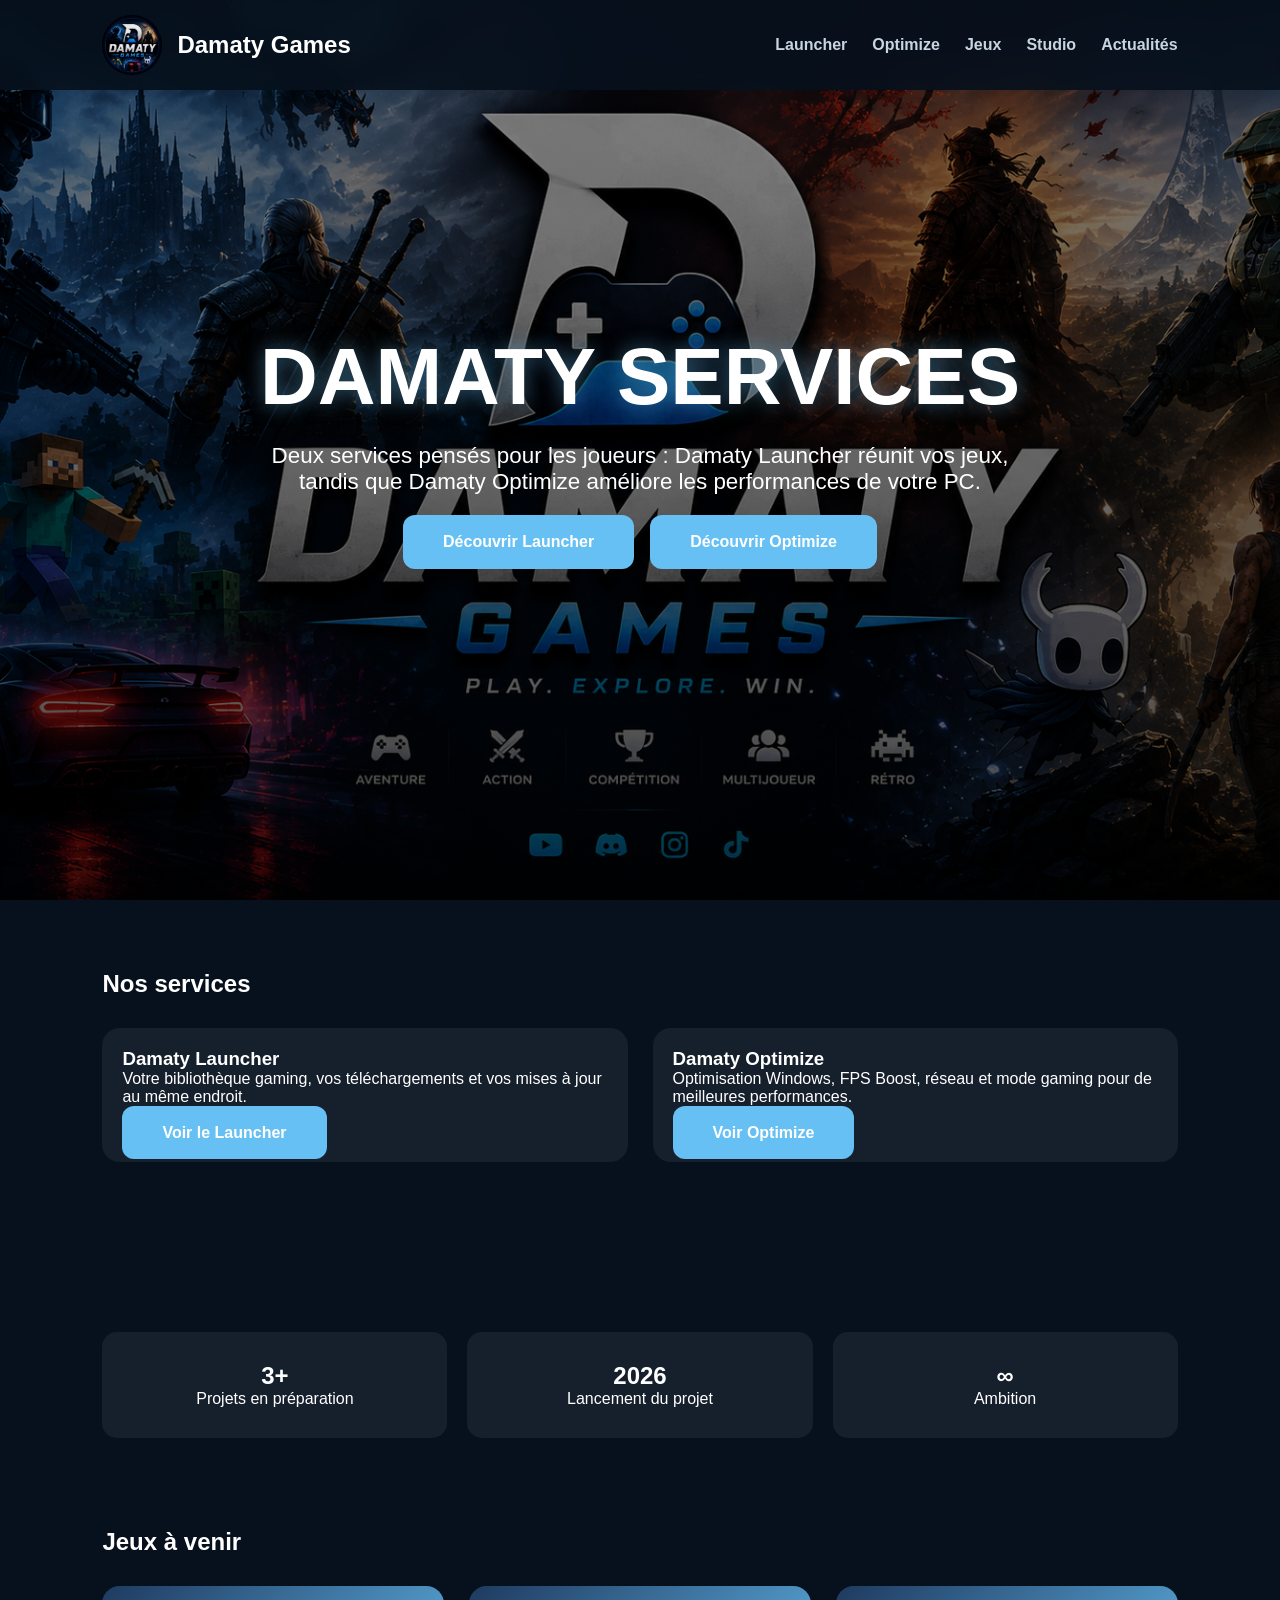
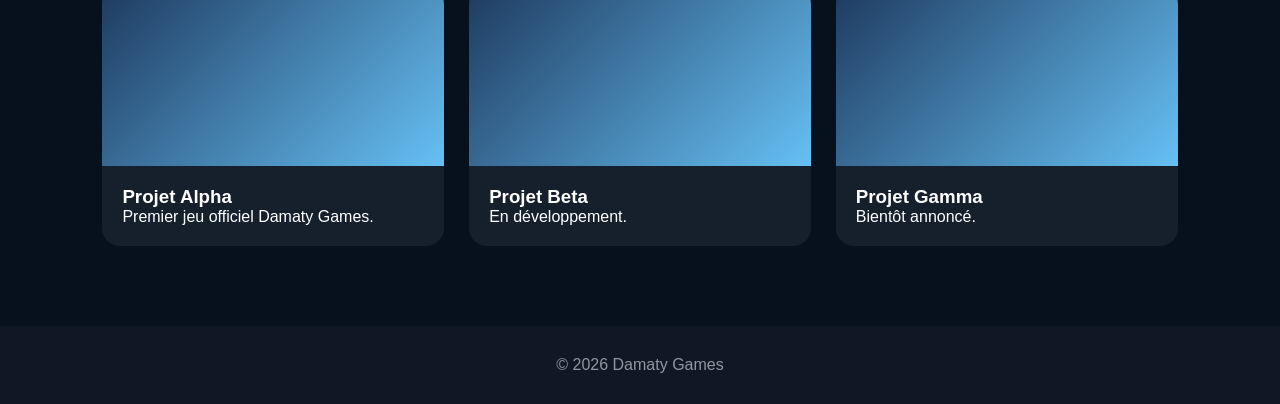
<file: index.html>
<!DOCTYPE html><html lang='fr'><head><meta charset='UTF-8'><meta name='viewport' content='width=device-width,initial-scale=1'><title>Damaty Games</title><style>*{margin:0;padding:0;box-sizing:border-box}body{font-family:Segoe UI,Arial,sans-serif;background:#07111d;color:#fff;overflow-x:hidden}header{position:fixed;top:0;width:100%;padding:15px 8%;display:flex;justify-content:space-between;align-items:center;background:rgba(7,17,29,.9);backdrop-filter:blur(10px);z-index:1000}.logo-container{display:flex;align-items:center;gap:15px}.logo{width:60px;height:60px;border-radius:50%;object-fit:cover;transition:.3s}.logo:hover{transform:scale(1.08);box-shadow:0 0 30px rgba(102,192,244,.9)}nav a{color:#c7d5e0;text-decoration:none;margin-left:25px;font-weight:600}nav a:hover{color:#66c0f4}.hero{height:100vh;display:flex;flex-direction:column;justify-content:center;align-items:center;text-align:center;background:linear-gradient(rgba(0,0,0,.45),rgba(0,0,0,.7)),url('image.png');background-size:cover;background-position:center}.hero h1{font-size:5rem;text-shadow:0 0 20px rgba(102,192,244,.5)}.hero p{font-size:1.4rem;max-width:800px;margin:20px}.btn{background:#66c0f4;color:#fff;padding:18px 40px;border-radius:12px;text-decoration:none;font-weight:bold}.stats{display:grid;grid-template-columns:repeat(auto-fit,minmax(200px,1fr));gap:20px;padding:90px 8%}.stat{background:#16202d;padding:30px;border-radius:15px;text-align:center}.games{display:grid;grid-template-columns:repeat(auto-fit,minmax(300px,1fr));gap:25px;padding:0 8% 80px}.game{background:#16202d;border-radius:18px;overflow:hidden}.banner{height:180px;background:linear-gradient(135deg,#1e3a5f,#66c0f4)}.game-content{padding:20px}.footer{text-align:center;padding:30px;background:#101826;color:#8f98a0}.glow{animation:glow 3s infinite}@keyframes glow{50%{text-shadow:0 0 30px #66c0f4}}@media(max-width:760px){body{overflow-x:hidden}header{padding:10px 4%;flex-wrap:wrap;gap:8px}.logo{width:44px;height:44px}.logo-container h2{display:none}nav{width:100%;display:grid;grid-template-columns:repeat(3,1fr);gap:7px;padding:3px 0 5px}nav a{margin:0;white-space:nowrap;text-align:center;font-size:.78rem;padding:7px 5px;background:rgba(255,255,255,.05);border-radius:9px}.hero{height:auto;min-height:100svh;padding:155px 5% 70px}.hero h1{font-size:clamp(2.7rem,14vw,4rem);line-height:1}.hero p{font-size:1.05rem;line-height:1.6;margin:22px 0}.hero .btn{padding:14px 18px;text-align:center}.stats{grid-template-columns:1fr;padding:55px 5%;gap:14px}.stat{padding:24px}.games{grid-template-columns:1fr;padding-left:5%;padding-right:5%;gap:18px}section>h2{padding-left:5%!important;padding-right:5%!important}.game-content{padding:22px}.footer{padding:24px 5%}}</style></head><body><header><div class='logo-container'><img src='assetslogo.png.png' class='logo' alt='Damaty Games Logo'><h2>Damaty Games</h2></div><nav><a href='launcher.html'>Launcher</a><a href='optimize.html'>Optimize</a><a href='games.html'>Jeux</a><a href='studio.html'>Studio</a><a href='news.html'>Actualités</a></nav></header><section class='hero'><h1 class='glow'>DAMATY SERVICES</h1><p>Deux services pensés pour les joueurs : Damaty Launcher réunit vos jeux, tandis que Damaty Optimize améliore les performances de votre PC.</p><div style='display:flex;gap:16px;flex-wrap:wrap;justify-content:center'><a class='btn' href='launcher.html'>Découvrir Launcher</a><a class='btn' href='optimize.html'>Découvrir Optimize</a></div></section><section><h2 style='padding:70px 8% 30px'>Nos services</h2><div class='games'><div class='game'><div class='game-content'><h3>Damaty Launcher</h3><p>Votre bibliothèque gaming, vos téléchargements et vos mises à jour au même endroit.</p><br><a class='btn' href='launcher.html'>Voir le Launcher</a></div></div><div class='game'><div class='game-content'><h3>Damaty Optimize</h3><p>Optimisation Windows, FPS Boost, réseau et mode gaming pour de meilleures performances.</p><br><a class='btn' href='optimize.html'>Voir Optimize</a></div></div></div></section><section class='stats'><div class='stat'><h2>3+</h2><p>Projets en préparation</p></div><div class='stat'><h2>2026</h2><p>Lancement du projet</p></div><div class='stat'><h2>∞</h2><p>Ambition</p></div></section><section><h2 style='padding:0 8% 30px'>Jeux à venir</h2><div class='games'><div class='game'><div class='banner'></div><div class='game-content'><h3>Projet Alpha</h3><p>Premier jeu officiel Damaty Games.</p></div></div><div class='game'><div class='banner'></div><div class='game-content'><h3>Projet Beta</h3><p>En développement.</p></div></div><div class='game'><div class='banner'></div><div class='game-content'><h3>Projet Gamma</h3><p>Bientôt annoncé.</p></div></div></div></section><div class='footer'>© 2026 Damaty Games</div></body></html>
</file>
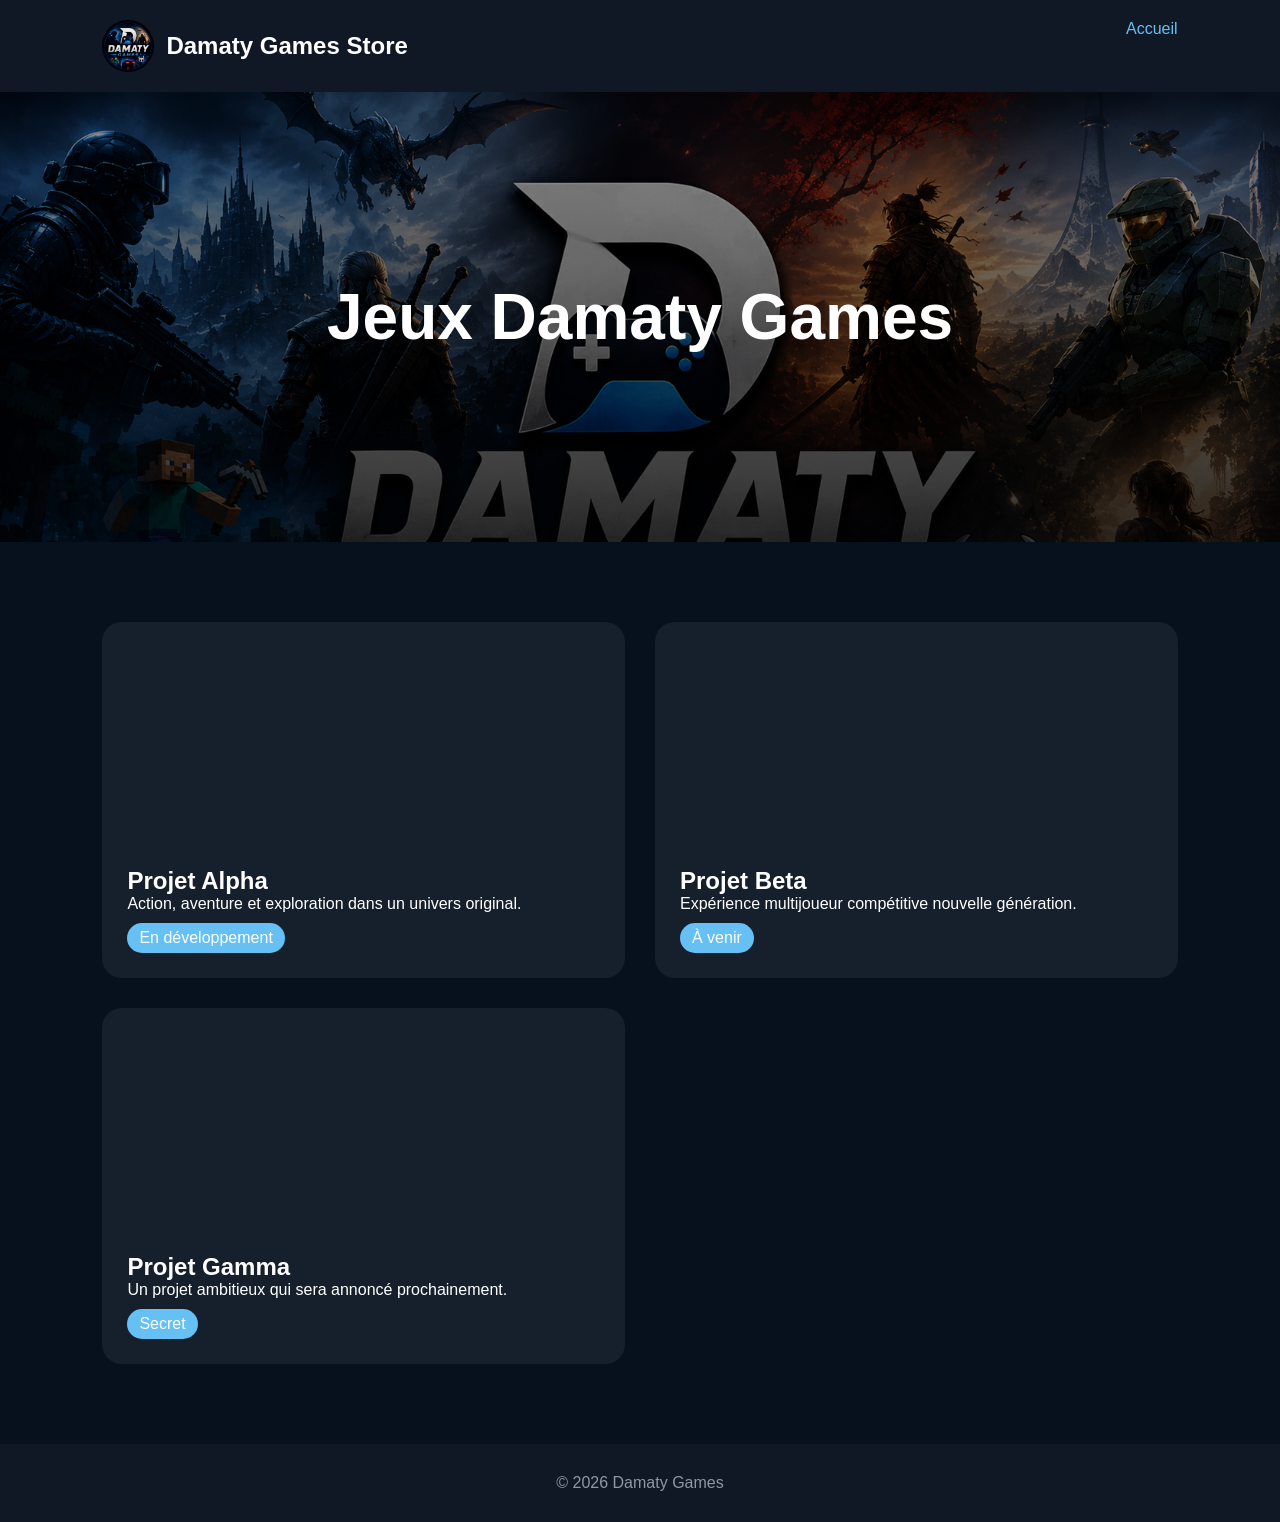
<file: games.html>
<!DOCTYPE html><html lang='fr'><head><meta charset='UTF-8'><meta name='viewport' content='width=device-width,initial-scale=1'><title>Damaty Games Store</title><style>*{margin:0;padding:0;box-sizing:border-box}body{font-family:Segoe UI,sans-serif;background:#07111d;color:#fff}header{background:#101826;padding:20px 8%;display:flex;justify-content:space-between}a{text-decoration:none;color:#66c0f4}.hero{height:50vh;background:linear-gradient(rgba(0,0,0,.4),rgba(0,0,0,.8)),url('image.png');background-size:cover;display:flex;align-items:center;justify-content:center;text-align:center}.hero h1{font-size:4rem}.games{padding:80px 8%;display:grid;grid-template-columns:repeat(auto-fit,minmax(350px,1fr));gap:30px}.game{background:#16202d;border-radius:20px;overflow:hidden;transition:.3s}.game:hover{transform:translateY(-10px) scale(1.02)}.banner{height:220px;background-size:cover;background-position:center}.g1{background-image:url('https://images.unsplash.com/photo-1542751371-adc38448a05e?w=1200')} .g2{background-image:url('https://images.unsplash.com/photo-1511512578047-dfb367046420?w=1200')} .g3{background-image:url('https://images.unsplash.com/photo-1493711662062-fa541adb3fc8?w=1200')} .content{padding:25px}.tag{display:inline-block;background:#66c0f4;padding:6px 12px;border-radius:20px;margin-top:10px}.footer{text-align:center;padding:30px;background:#101826;color:#8f98a0}@media(max-width:760px){body{overflow-x:hidden}header{padding:12px 5%;align-items:center;gap:12px}header>a:first-child{min-width:0}header h2{font-size:1rem;line-height:1.2}header img{width:44px!important;height:44px!important}.hero{height:42vh;min-height:300px;padding:30px 5%;background-position:center}.hero h1{font-size:clamp(2.3rem,12vw,3.3rem);line-height:1.05}.games{grid-template-columns:1fr;padding:45px 5%;gap:18px}.banner{height:190px}.content{padding:20px}.footer{padding:24px 5%}}</style></head><body><header><a href='index.html' aria-label='Accueil Damaty Games' style='display:flex;align-items:center;gap:12px;color:#fff'><img src='assetslogo.png.png' alt='Logo Damaty Games' style='width:52px;height:52px;border-radius:50%;object-fit:cover'><h2>Damaty Games Store</h2></a><a href='index.html'>Accueil</a></header><section class='hero'><h1>Jeux Damaty Games</h1></section><section class='games'><div class='game'><div class='banner g1'></div><div class='content'><h2>Projet Alpha</h2><p>Action, aventure et exploration dans un univers original.</p><span class='tag'>En développement</span></div></div><div class='game'><div class='banner g2'></div><div class='content'><h2>Projet Beta</h2><p>Expérience multijoueur compétitive nouvelle génération.</p><span class='tag'>À venir</span></div></div><div class='game'><div class='banner g3'></div><div class='content'><h2>Projet Gamma</h2><p>Un projet ambitieux qui sera annoncé prochainement.</p><span class='tag'>Secret</span></div></div></section><div class='footer'>© 2026 Damaty Games</div></body></html>
</file>
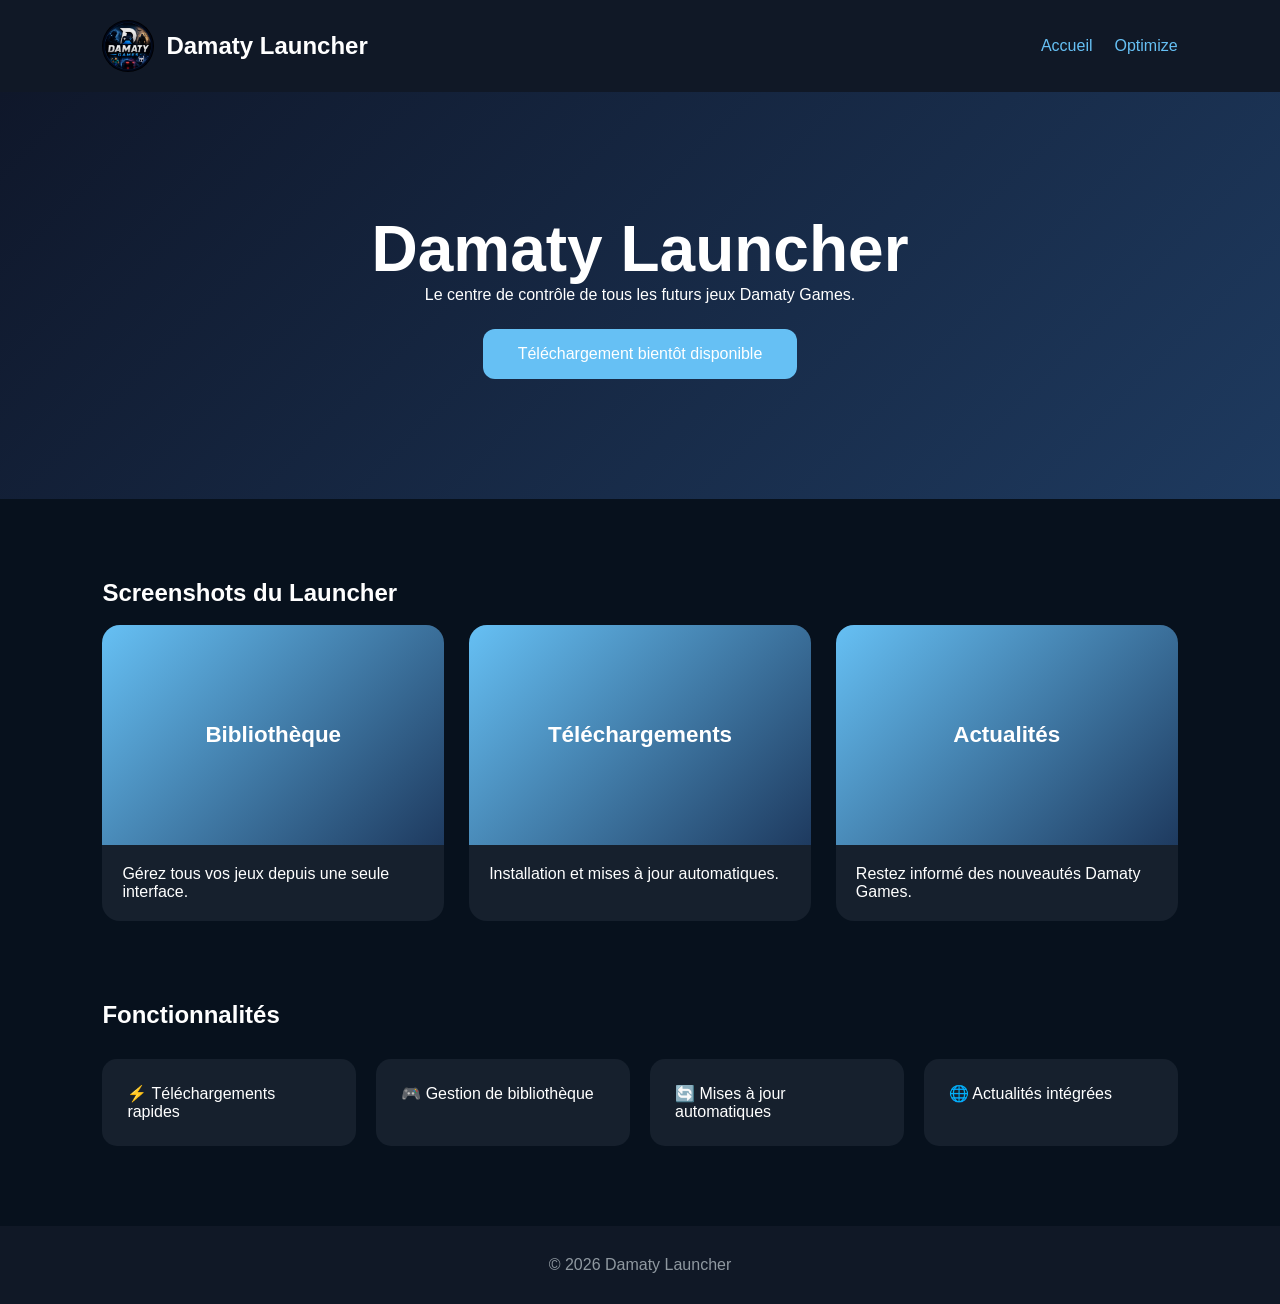
<file: launcher.html>
<!DOCTYPE html><html lang='fr'><head><meta charset='UTF-8'><meta name='viewport' content='width=device-width,initial-scale=1'><title>Damaty Launcher</title><style>*{margin:0;padding:0;box-sizing:border-box}body{font-family:Segoe UI,sans-serif;background:#07111d;color:#fff}header{padding:20px 8%;background:#101826;display:flex;justify-content:space-between}a{text-decoration:none;color:#66c0f4}.hero{padding:120px 8%;text-align:center;background:linear-gradient(135deg,#0f172a,#1e3a5f)}h1{font-size:4rem}.btn{display:inline-block;margin-top:25px;padding:16px 35px;background:#66c0f4;color:#fff;border-radius:12px}.screens{padding:80px 8%}.grid{display:grid;grid-template-columns:repeat(auto-fit,minmax(320px,1fr));gap:25px}.shot{background:#16202d;border-radius:18px;overflow:hidden;transition:.3s}.shot:hover{transform:translateY(-8px)}.img{height:220px;background:linear-gradient(135deg,#66c0f4,#1e3a5f);display:flex;align-items:center;justify-content:center;font-size:1.4rem;font-weight:bold}.content{padding:20px}.features{display:grid;grid-template-columns:repeat(auto-fit,minmax(250px,1fr));gap:20px;padding:0 8% 80px}.feature{background:#16202d;padding:25px;border-radius:15px}.footer{text-align:center;padding:30px;background:#101826;color:#8f98a0}@media(max-width:760px){body{overflow-x:hidden}header{padding:12px 5%;align-items:center;gap:12px}header>a:first-child{min-width:0}header h2{font-size:1rem;line-height:1.2}header img{width:44px!important;height:44px!important}header nav{gap:12px!important;font-size:.88rem}.hero{padding:75px 5%}.hero h1{font-size:clamp(2.5rem,13vw,3.5rem);line-height:1.05}.hero p{line-height:1.6;margin-top:16px}.btn{width:100%;padding:15px 18px}.screens{padding:55px 5%}.grid{grid-template-columns:1fr;gap:16px}.img{height:180px}.features{grid-template-columns:1fr;padding:0 5% 55px}.feature{padding:20px}.footer{padding:24px 5%}}</style></head><body><header><a href='index.html' aria-label='Accueil Damaty Games' style='display:flex;align-items:center;gap:12px;color:#fff'><img src='assetslogo.png.png' alt='Logo Damaty Games' style='width:52px;height:52px;border-radius:50%;object-fit:cover'><h2>Damaty Launcher</h2></a><nav style='display:flex;align-items:center;gap:22px'><a href='index.html'>Accueil</a><a href='optimize.html'>Optimize</a></nav></header><section class='hero'><h1>Damaty Launcher</h1><p>Le centre de contrôle de tous les futurs jeux Damaty Games.</p><a class='btn' href='#'>Téléchargement bientôt disponible</a></section><section class='screens'><h2>Screenshots du Launcher</h2><br><div class='grid'><div class='shot'><div class='img'>Bibliothèque</div><div class='content'>Gérez tous vos jeux depuis une seule interface.</div></div><div class='shot'><div class='img'>Téléchargements</div><div class='content'>Installation et mises à jour automatiques.</div></div><div class='shot'><div class='img'>Actualités</div><div class='content'>Restez informé des nouveautés Damaty Games.</div></div></div></section><section><h2 style='padding:0 8% 30px'>Fonctionnalités</h2><div class='features'><div class='feature'>⚡ Téléchargements rapides</div><div class='feature'>🎮 Gestion de bibliothèque</div><div class='feature'>🔄 Mises à jour automatiques</div><div class='feature'>🌐 Actualités intégrées</div></div></section><div class='footer'>© 2026 Damaty Launcher</div></body></html>
</file>
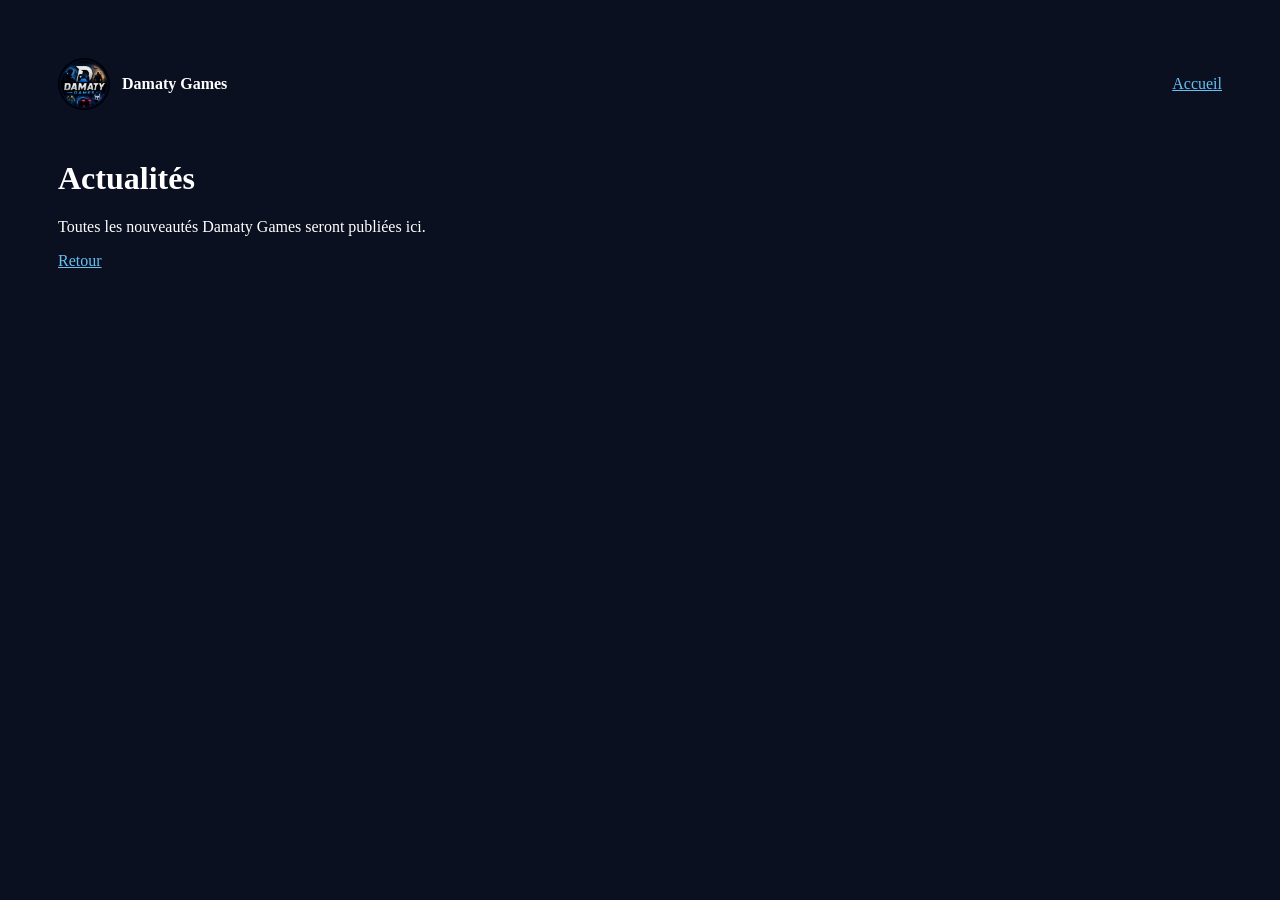
<file: news.html>
<!DOCTYPE html><html><head><meta name='viewport' content='width=device-width,initial-scale=1'><title>Actualités</title><style>body{background:#0b1020;color:white;font-family:Segoe UI;padding:50px}header{display:flex;align-items:center;justify-content:space-between;margin-bottom:50px}.brand{display:flex;align-items:center;gap:12px;color:#fff;text-decoration:none}.logo{width:52px;height:52px;border-radius:50%;object-fit:cover}a{color:#66c0f4}@media(max-width:760px){body{padding:22px 5%;overflow-x:hidden}header{margin-bottom:45px;gap:12px}.brand{min-width:0}.brand strong{font-size:.95rem}.logo{width:44px;height:44px}h1{font-size:clamp(2.5rem,13vw,3.5rem);line-height:1.05;margin-bottom:20px}p{line-height:1.7;color:#c7d5e0}body>a{display:inline-block;margin-top:24px;padding:12px 16px;background:#16202d;border-radius:10px}}</style></head><body><header><a class='brand' href='index.html' aria-label='Accueil Damaty Games'><img class='logo' src='assetslogo.png.png' alt='Logo Damaty Games'><strong>Damaty Games</strong></a><a href='index.html'>Accueil</a></header><h1>Actualités</h1><p>Toutes les nouveautés Damaty Games seront publiées ici.</p><a href='index.html'>Retour</a></body></html>
</file>
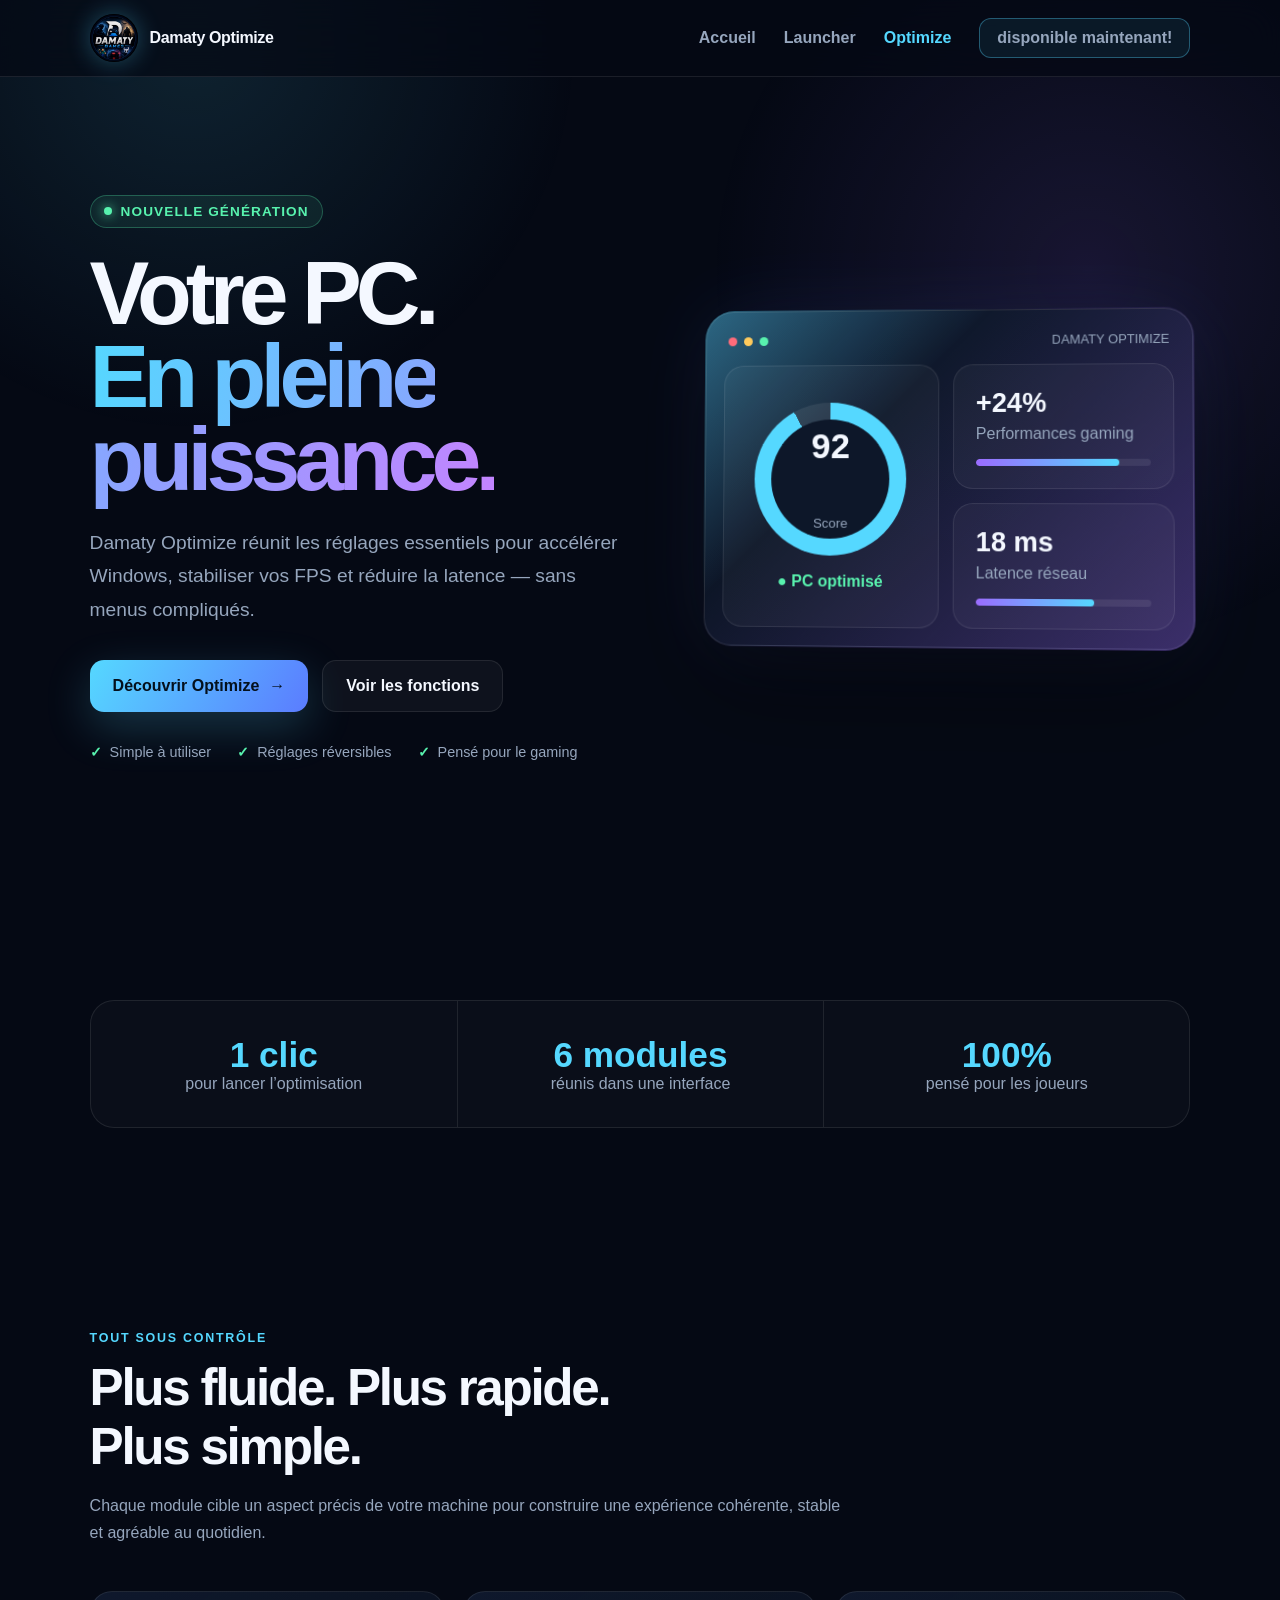
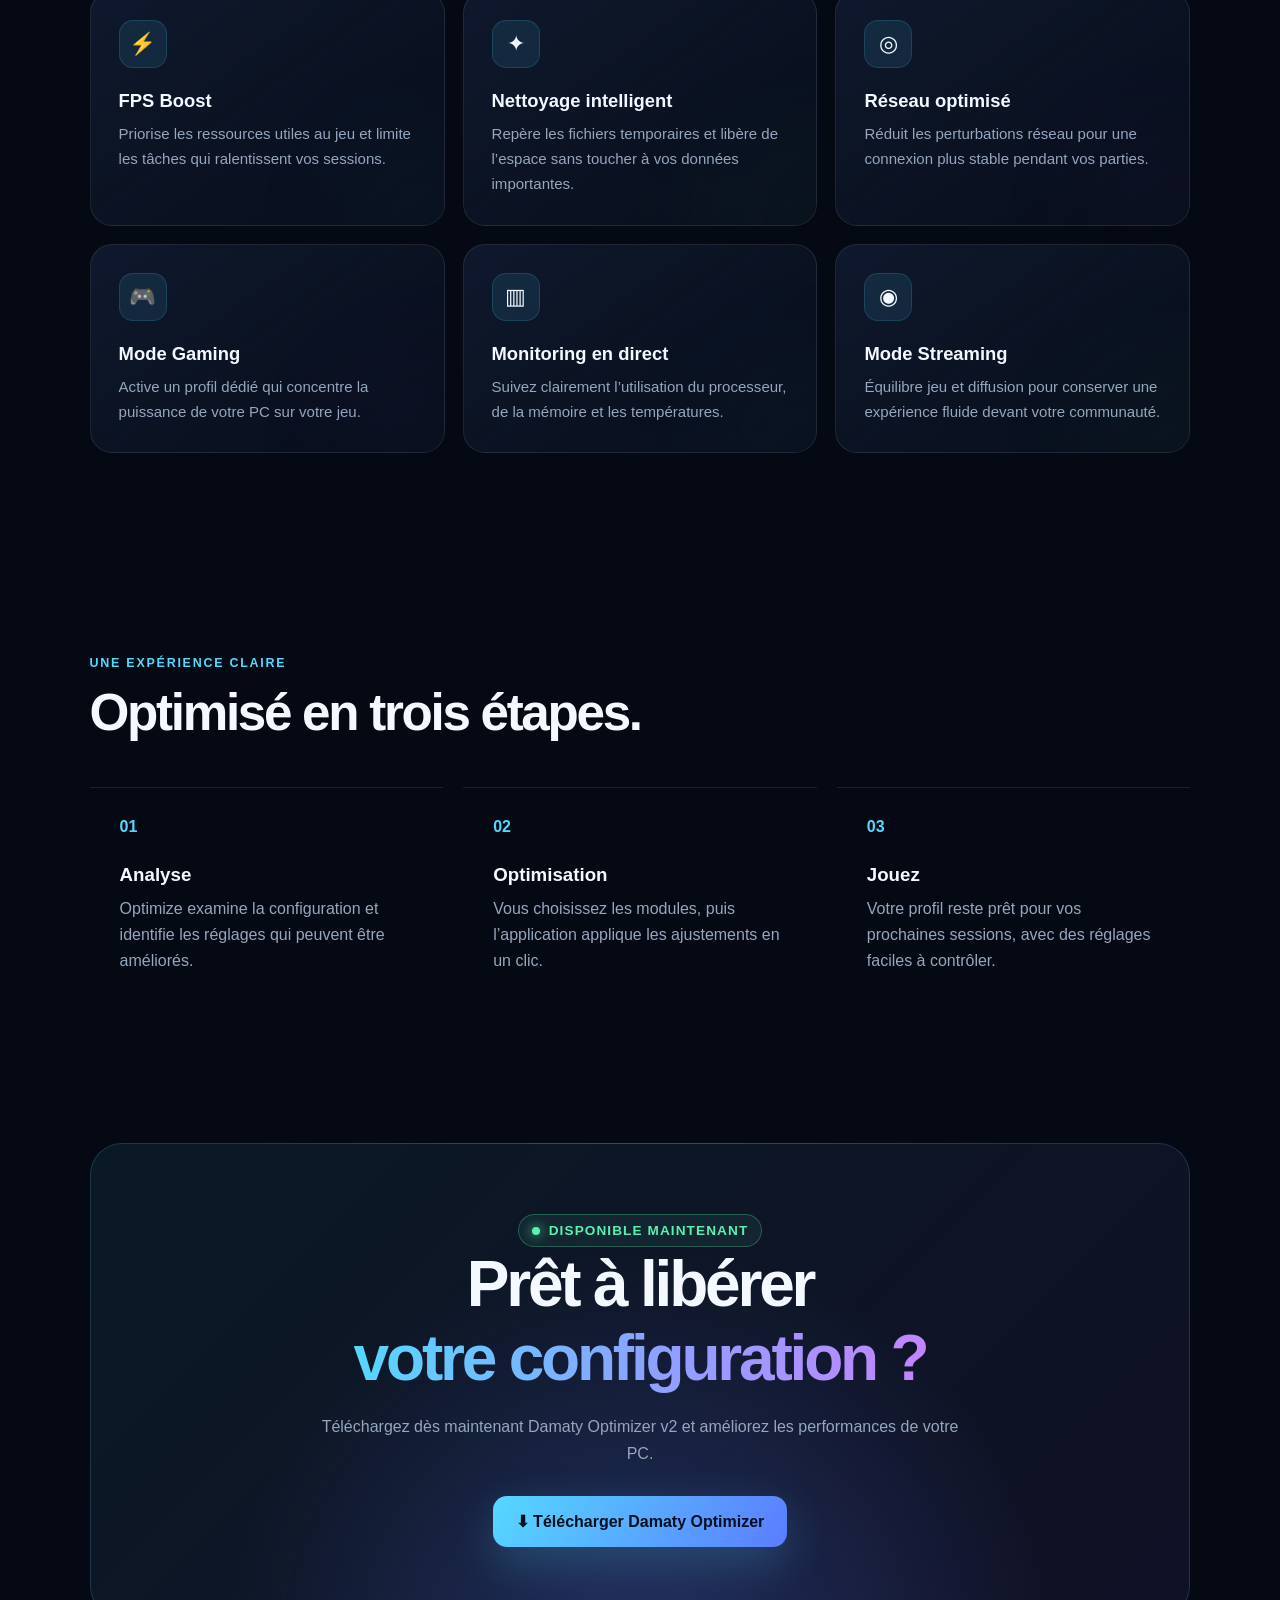
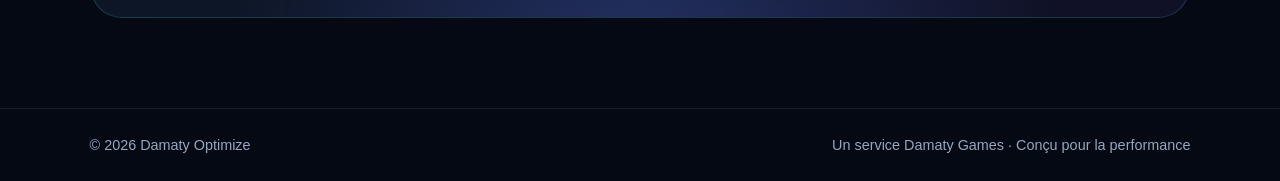
<file: optimize.html>
<!DOCTYPE html>
<html lang="fr">
<head>
  <meta charset="UTF-8">
  <meta name="viewport" content="width=device-width, initial-scale=1">
  <meta name="description" content="Damaty Optimize améliore les performances Windows, gaming et réseau depuis une interface simple.">
  <title>Damaty Optimize — Libérez la puissance de votre PC</title>
  <style>
    :root{--bg:#050914;--panel:#0d1627;--panel2:#111d33;--text:#f4f8ff;--muted:#96a6bd;--cyan:#55d8ff;--blue:#5b7cff;--violet:#9b6cff;--green:#58f2ae;--line:rgba(255,255,255,.09)}
    *{box-sizing:border-box;margin:0;padding:0}
    html{scroll-behavior:smooth}
    body{font-family:Inter,Segoe UI,Arial,sans-serif;background:var(--bg);color:var(--text);overflow-x:hidden}
    body:before{content:"";position:fixed;inset:0;pointer-events:none;background:radial-gradient(circle at 15% 5%,rgba(85,216,255,.12),transparent 28%),radial-gradient(circle at 85% 30%,rgba(155,108,255,.13),transparent 30%);z-index:-1}
    a{color:inherit;text-decoration:none}
    header{position:fixed;inset:0 0 auto;z-index:20;display:flex;align-items:center;justify-content:space-between;padding:14px 7%;background:rgba(5,9,20,.72);backdrop-filter:blur(18px);border-bottom:1px solid var(--line)}
    .brand{display:flex;align-items:center;gap:12px;font-weight:800;letter-spacing:-.4px}.brand img{width:48px;height:48px;border-radius:50%;object-fit:cover;box-shadow:0 0 25px rgba(85,216,255,.32)}
    nav{display:flex;align-items:center;gap:28px;color:var(--muted);font-weight:600}nav a{transition:.25s}nav a:hover,nav .active{color:var(--cyan)}
    .nav-cta{padding:10px 17px;border:1px solid rgba(85,216,255,.35);border-radius:12px;background:rgba(85,216,255,.08)}
    .hero{min-height:100vh;padding:140px 7% 85px;display:grid;grid-template-columns:1.05fr .95fr;align-items:center;gap:70px;position:relative}
    .eyebrow{display:inline-flex;align-items:center;gap:9px;padding:8px 13px;border:1px solid rgba(88,242,174,.28);border-radius:999px;background:rgba(88,242,174,.08);color:var(--green);font-size:.85rem;font-weight:800;letter-spacing:.08em;text-transform:uppercase}.eyebrow:before{content:"";width:8px;height:8px;border-radius:50%;background:var(--green);box-shadow:0 0 12px var(--green)}
    h1{font-size:clamp(3.3rem,7vw,7rem);line-height:.93;letter-spacing:-.065em;margin:24px 0}.gradient{background:linear-gradient(100deg,var(--cyan),#8da1ff 52%,#c384ff);-webkit-background-clip:text;color:transparent}
    .lead{max-width:670px;color:var(--muted);font-size:1.2rem;line-height:1.75}
    .actions{display:flex;gap:14px;flex-wrap:wrap;margin-top:34px}.btn{display:inline-flex;align-items:center;justify-content:center;gap:10px;padding:16px 23px;border-radius:14px;font-weight:800;transition:.3s}.btn-primary{background:linear-gradient(120deg,var(--cyan),var(--blue));color:#04101c;box-shadow:0 15px 45px rgba(85,216,255,.22)}.btn-primary:hover{transform:translateY(-3px);box-shadow:0 20px 55px rgba(85,216,255,.35)}.btn-secondary{border:1px solid var(--line);background:rgba(255,255,255,.04)}.btn-secondary:hover{border-color:rgba(85,216,255,.4);background:rgba(85,216,255,.07)}
    .trust{display:flex;gap:26px;flex-wrap:wrap;margin-top:32px;color:var(--muted);font-size:.9rem}.trust span:before{content:"✓";color:var(--green);margin-right:8px;font-weight:900}
    .dashboard{position:relative;padding:18px;border:1px solid rgba(255,255,255,.12);border-radius:28px;background:linear-gradient(145deg,rgba(17,29,51,.92),rgba(8,14,27,.9));box-shadow:0 40px 100px rgba(0,0,0,.45),0 0 80px rgba(91,124,255,.12);transform:perspective(1200px) rotateY(-4deg) rotateX(2deg)}
    .dashboard:before{content:"";position:absolute;inset:-2px;border-radius:30px;background:linear-gradient(135deg,rgba(85,216,255,.4),transparent 35%,rgba(155,108,255,.35));z-index:-1}
    .window-bar{display:flex;justify-content:space-between;align-items:center;padding:4px 4px 17px;color:var(--muted);font-size:.8rem}.dots{display:flex;gap:7px}.dots i{width:9px;height:9px;border-radius:50%;background:#ff6b7a}.dots i:nth-child(2){background:#ffca5c}.dots i:nth-child(3){background:var(--green)}
    .score{display:grid;grid-template-columns:1fr 1fr;gap:14px}.gauge,.mini{border:1px solid var(--line);background:rgba(255,255,255,.035);border-radius:20px;padding:22px}.gauge{grid-row:span 2;display:flex;flex-direction:column;align-items:center;justify-content:center}.ring{width:154px;height:154px;border-radius:50%;display:grid;place-items:center;background:conic-gradient(var(--cyan) 0 92%,rgba(255,255,255,.08) 92%);position:relative}.ring:after{content:"";position:absolute;width:120px;height:120px;background:#0d1729;border-radius:50%}.ring strong{z-index:1;font-size:2.2rem}.ring small{z-index:1;color:var(--muted)}.gauge p{margin-top:17px;color:var(--green);font-weight:700}
    .mini b{font-size:1.7rem}.mini p{color:var(--muted);margin-top:6px}.bar{height:7px;background:rgba(255,255,255,.08);border-radius:10px;margin-top:16px;overflow:hidden}.bar span{display:block;height:100%;border-radius:inherit;background:linear-gradient(90deg,var(--violet),var(--cyan))}
    .section{padding:100px 7%}.section-head{max-width:760px;margin-bottom:45px}.kicker{color:var(--cyan);text-transform:uppercase;letter-spacing:.14em;font-size:.78rem;font-weight:900}.section h2{font-size:clamp(2.2rem,4vw,4rem);letter-spacing:-.045em;margin:12px 0 16px}.section-head p{color:var(--muted);line-height:1.7}
    .stats{display:grid;grid-template-columns:repeat(3,1fr);border:1px solid var(--line);border-radius:24px;overflow:hidden;background:rgba(255,255,255,.025)}.stat{padding:34px;text-align:center}.stat+.stat{border-left:1px solid var(--line)}.stat strong{display:block;font-size:2.2rem;color:var(--cyan)}.stat span{color:var(--muted)}
    .features{display:grid;grid-template-columns:repeat(3,1fr);gap:18px}.feature{position:relative;padding:28px;border:1px solid var(--line);border-radius:22px;background:linear-gradient(145deg,rgba(17,29,51,.8),rgba(9,15,28,.7));transition:.35s;overflow:hidden}.feature:after{content:"";position:absolute;width:120px;height:120px;border-radius:50%;background:var(--glow,var(--cyan));filter:blur(75px);opacity:.1;right:-40px;bottom:-50px}.feature:hover{transform:translateY(-7px);border-color:rgba(85,216,255,.28)}.icon{width:48px;height:48px;border-radius:14px;display:grid;place-items:center;font-size:1.35rem;background:rgba(85,216,255,.1);border:1px solid rgba(85,216,255,.15);margin-bottom:22px}.feature h3{font-size:1.15rem;margin-bottom:10px}.feature p{color:var(--muted);line-height:1.65;font-size:.94rem}
    .steps{display:grid;grid-template-columns:repeat(3,1fr);gap:20px;counter-reset:step}.step{counter-increment:step;padding:30px;border-top:1px solid var(--line)}.step:before{content:"0" counter(step);display:block;color:var(--cyan);font-weight:900;margin-bottom:28px}.step h3{margin-bottom:10px}.step p{color:var(--muted);line-height:1.6}
    .cta{margin:40px 7% 90px;padding:70px 7%;border:1px solid rgba(85,216,255,.18);border-radius:32px;text-align:center;background:radial-gradient(circle at 50% 110%,rgba(91,124,255,.28),transparent 55%),linear-gradient(135deg,rgba(85,216,255,.08),rgba(155,108,255,.08));position:relative;overflow:hidden}.cta h2{font-size:clamp(2.2rem,5vw,4.3rem);letter-spacing:-.05em}.cta p{color:var(--muted);margin:18px auto 28px;max-width:650px;line-height:1.7}
    footer{display:flex;justify-content:space-between;gap:20px;padding:28px 7%;border-top:1px solid var(--line);color:var(--muted);font-size:.9rem}
    @media(max-width:900px){nav a:not(.nav-cta){display:none}.hero{grid-template-columns:1fr;padding-top:130px}.dashboard{transform:none;max-width:620px}.features{grid-template-columns:1fr 1fr}.steps{grid-template-columns:1fr}.stats{grid-template-columns:1fr}.stat+.stat{border-left:0;border-top:1px solid var(--line)}}
    @media(max-width:600px){header{padding:12px 5%}.brand span{display:none}.hero,.section{padding-left:5%;padding-right:5%}.hero{gap:45px}.features{grid-template-columns:1fr}.score{grid-template-columns:1fr}.gauge{grid-row:auto}.actions .btn{width:100%}.cta{margin-left:5%;margin-right:5%;padding:55px 7%}footer{flex-direction:column}}
  </style>
</head>
<body>
  <header>
    <a class="brand" href="index.html"><img src="assetslogo.png.png" alt="Logo Damaty Games"><span>Damaty Optimize</span></a>
    <nav><a href="index.html">Accueil</a><a href="launcher.html">Launcher</a><a class="active" href="optimize.html">Optimize</a><a class="nav-cta" href="#download">disponible maintenant!</a></nav>
  </header>

  <main>
    <section class="hero">
      <div>
        <span class="eyebrow">Nouvelle génération</span>
        <h1>Votre PC.<br><span class="gradient">En pleine puissance.</span></h1>
        <p class="lead">Damaty Optimize réunit les réglages essentiels pour accélérer Windows, stabiliser vos FPS et réduire la latence — sans menus compliqués.</p>
        <div class="actions"><a class="btn btn-primary" href="#download">Découvrir Optimize <span>→</span></a><a class="btn btn-secondary" href="#features">Voir les fonctions</a></div>
        <div class="trust"><span>Simple à utiliser</span><span>Réglages réversibles</span><span>Pensé pour le gaming</span></div>
      </div>
      <div class="dashboard" aria-label="Aperçu de l’interface Damaty Optimize">
        <div class="window-bar"><div class="dots"><i></i><i></i><i></i></div><span>DAMATY OPTIMIZE</span></div>
        <div class="score">
          <div class="gauge"><div class="ring"><strong>92</strong><small>Score</small></div><p>● PC optimisé</p></div>
          <div class="mini"><b>+24%</b><p>Performances gaming</p><div class="bar"><span style="width:82%"></span></div></div>
          <div class="mini"><b>18 ms</b><p>Latence réseau</p><div class="bar"><span style="width:68%"></span></div></div>
        </div>
      </div>
    </section>

    <section class="section">
      <div class="stats"><div class="stat"><strong>1 clic</strong><span>pour lancer l’optimisation</span></div><div class="stat"><strong>6 modules</strong><span>réunis dans une interface</span></div><div class="stat"><strong>100%</strong><span>pensé pour les joueurs</span></div></div>
    </section>

    <section class="section" id="features">
      <div class="section-head"><span class="kicker">Tout sous contrôle</span><h2>Plus fluide. Plus rapide.<br>Plus simple.</h2><p>Chaque module cible un aspect précis de votre machine pour construire une expérience cohérente, stable et agréable au quotidien.</p></div>
      <div class="features">
        <article class="feature"><div class="icon">⚡</div><h3>FPS Boost</h3><p>Priorise les ressources utiles au jeu et limite les tâches qui ralentissent vos sessions.</p></article>
        <article class="feature" style="--glow:var(--green)"><div class="icon">✦</div><h3>Nettoyage intelligent</h3><p>Repère les fichiers temporaires et libère de l’espace sans toucher à vos données importantes.</p></article>
        <article class="feature" style="--glow:var(--violet)"><div class="icon">◎</div><h3>Réseau optimisé</h3><p>Réduit les perturbations réseau pour une connexion plus stable pendant vos parties.</p></article>
        <article class="feature" style="--glow:var(--violet)"><div class="icon">🎮</div><h3>Mode Gaming</h3><p>Active un profil dédié qui concentre la puissance de votre PC sur votre jeu.</p></article>
        <article class="feature"><div class="icon">▥</div><h3>Monitoring en direct</h3><p>Suivez clairement l’utilisation du processeur, de la mémoire et les températures.</p></article>
        <article class="feature" style="--glow:var(--green)"><div class="icon">◉</div><h3>Mode Streaming</h3><p>Équilibre jeu et diffusion pour conserver une expérience fluide devant votre communauté.</p></article>
      </div>
    </section>

    <section class="section">
      <div class="section-head"><span class="kicker">Une expérience claire</span><h2>Optimisé en trois étapes.</h2></div>
      <div class="steps"><article class="step"><h3>Analyse</h3><p>Optimize examine la configuration et identifie les réglages qui peuvent être améliorés.</p></article><article class="step"><h3>Optimisation</h3><p>Vous choisissez les modules, puis l’application applique les ajustements en un clic.</p></article><article class="step"><h3>Jouez</h3><p>Votre profil reste prêt pour vos prochaines sessions, avec des réglages faciles à contrôler.</p></article></div>
    </section>

<section class="cta" id="download">
<span class="eyebrow">Disponible maintenant</span>
<h2>Prêt à libérer<br><span class="gradient">votre configuration ?</span></h2>
<p>Téléchargez dès maintenant Damaty Optimizer v2 et améliorez les performances de votre PC.</p>

<a class="btn btn-primary" href="Damaty Optimizer.exe" download>
⬇ Télécharger Damaty Optimizer
</a>

</section>

  <footer><span>© 2026 Damaty Optimize</span><span>Un service Damaty Games · Conçu pour la performance</span></footer>
</body>
</html>
</file>
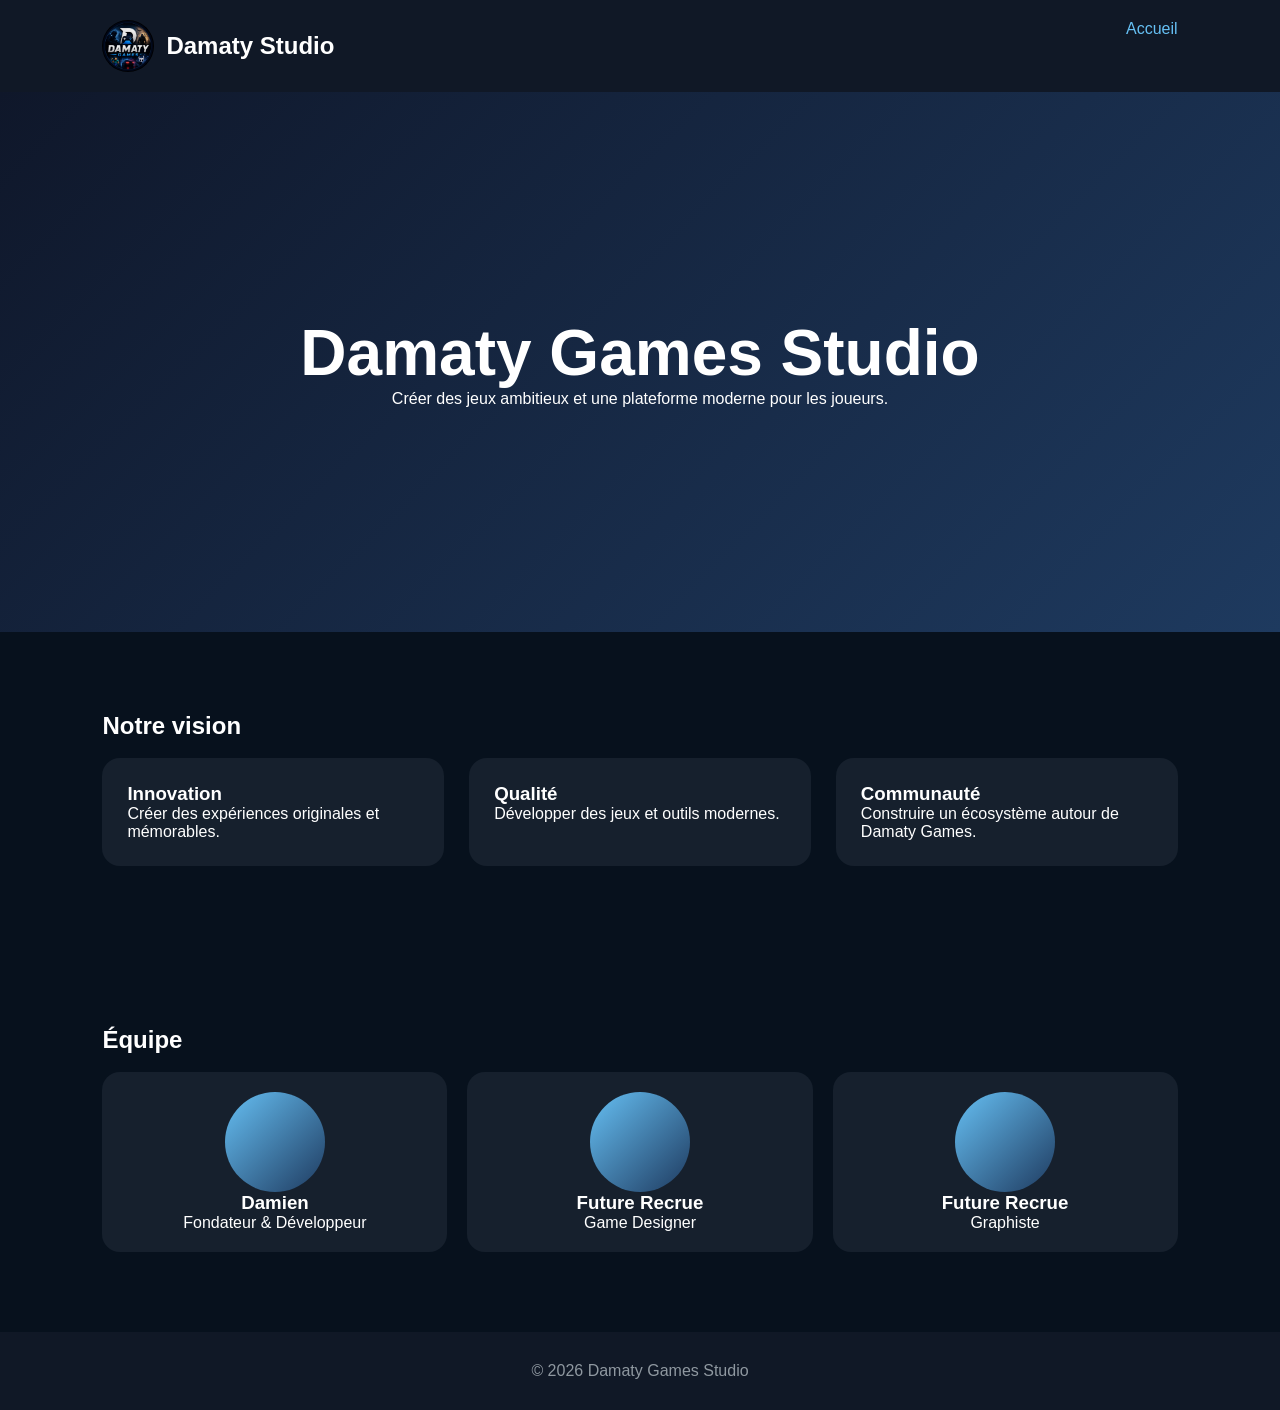
<file: studio.html>
<!DOCTYPE html><html lang='fr'><head><meta charset='UTF-8'><meta name='viewport' content='width=device-width,initial-scale=1'><title>Damaty Studio</title><style>*{margin:0;padding:0;box-sizing:border-box}body{font-family:Segoe UI,sans-serif;background:#07111d;color:#fff}header{background:#101826;padding:20px 8%;display:flex;justify-content:space-between}a{text-decoration:none;color:#66c0f4}.hero{height:60vh;display:flex;flex-direction:column;justify-content:center;align-items:center;text-align:center;background:linear-gradient(135deg,#0f172a,#1e3a5f)}h1{font-size:4rem}.section{padding:80px 8%}.cards{display:grid;grid-template-columns:repeat(auto-fit,minmax(250px,1fr));gap:25px}.card{background:#16202d;padding:25px;border-radius:18px;transition:.3s}.card:hover{transform:translateY(-8px)}.team{display:grid;grid-template-columns:repeat(auto-fit,minmax(220px,1fr));gap:20px}.member{background:#16202d;padding:20px;border-radius:18px;text-align:center}.avatar{width:100px;height:100px;border-radius:50%;margin:auto;background:linear-gradient(135deg,#66c0f4,#1e3a5f)}.footer{text-align:center;padding:30px;background:#101826;color:#8f98a0}@media(max-width:760px){body{overflow-x:hidden}header{padding:12px 5%;align-items:center;gap:12px}header>a:first-child{min-width:0}header h2{font-size:1rem;line-height:1.2}header img{width:44px!important;height:44px!important}.hero{height:auto;min-height:62vh;padding:70px 5%}.hero h1{font-size:clamp(2.5rem,13vw,3.5rem);line-height:1.05}.hero p{margin-top:18px;line-height:1.6}.section{padding:55px 5%}.cards,.team{grid-template-columns:1fr;gap:16px}.card,.member{padding:22px}.footer{padding:24px 5%}}</style></head><body><header><a href='index.html' aria-label='Accueil Damaty Games' style='display:flex;align-items:center;gap:12px;color:#fff'><img src='assetslogo.png.png' alt='Logo Damaty Games' style='width:52px;height:52px;border-radius:50%;object-fit:cover'><h2>Damaty Studio</h2></a><a href='index.html'>Accueil</a></header><section class='hero'><h1>Damaty Games Studio</h1><p>Créer des jeux ambitieux et une plateforme moderne pour les joueurs.</p></section><section class='section'><h2>Notre vision</h2><br><div class='cards'><div class='card'><h3>Innovation</h3><p>Créer des expériences originales et mémorables.</p></div><div class='card'><h3>Qualité</h3><p>Développer des jeux et outils modernes.</p></div><div class='card'><h3>Communauté</h3><p>Construire un écosystème autour de Damaty Games.</p></div></div></section><section class='section'><h2>Équipe</h2><br><div class='team'><div class='member'><div class='avatar'></div><h3>Damien</h3><p>Fondateur & Développeur</p></div><div class='member'><div class='avatar'></div><h3>Future Recrue</h3><p>Game Designer</p></div><div class='member'><div class='avatar'></div><h3>Future Recrue</h3><p>Graphiste</p></div></div></section><div class='footer'>© 2026 Damaty Games Studio</div></body></html>
</file>
